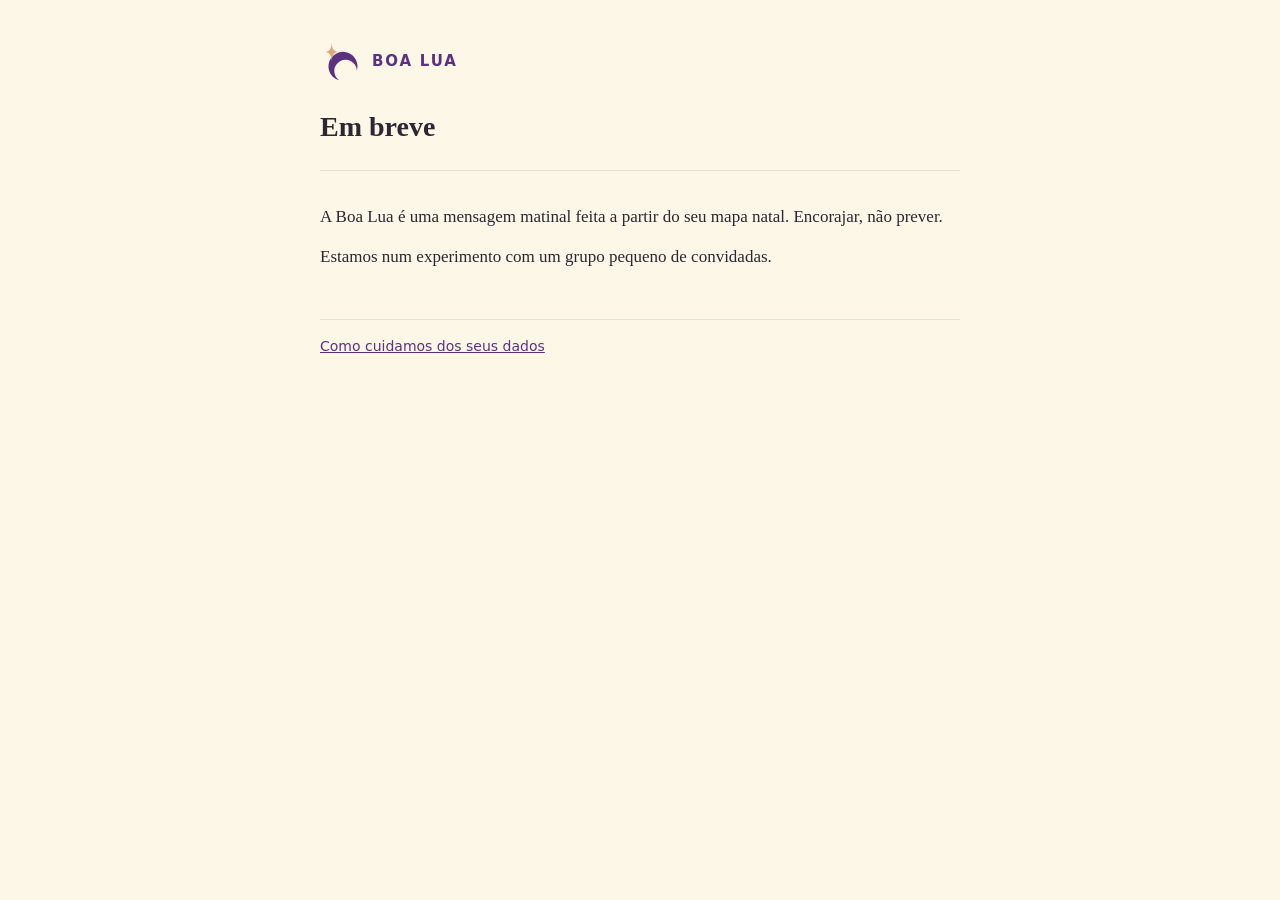
<file: index.html>
<!doctype html>
<html lang="pt-BR">
<head>
<meta charset="utf-8">
<meta name="viewport" content="width=device-width, initial-scale=1">
<title>Boa Lua</title>
<link rel="icon" href="/boa-lua-icone.svg" type="image/svg+xml">
<link rel="stylesheet" href="/estilo.css">
</head>
<body>
<main>
<header>
<a class="marca" href="/"><img src="/boa-lua-reduzido.svg" alt="" width="42" height="42"> Boa Lua</a>
<h1>Em breve</h1>
</header>
<p>A Boa Lua é uma mensagem matinal feita a partir do seu mapa natal. Encorajar, não prever.</p>
<p>Estamos num experimento com um grupo pequeno de convidadas.</p>
<footer><a href="/privacidade/">Como cuidamos dos seus dados</a></footer>
</main>
</body>
</html>
</file>
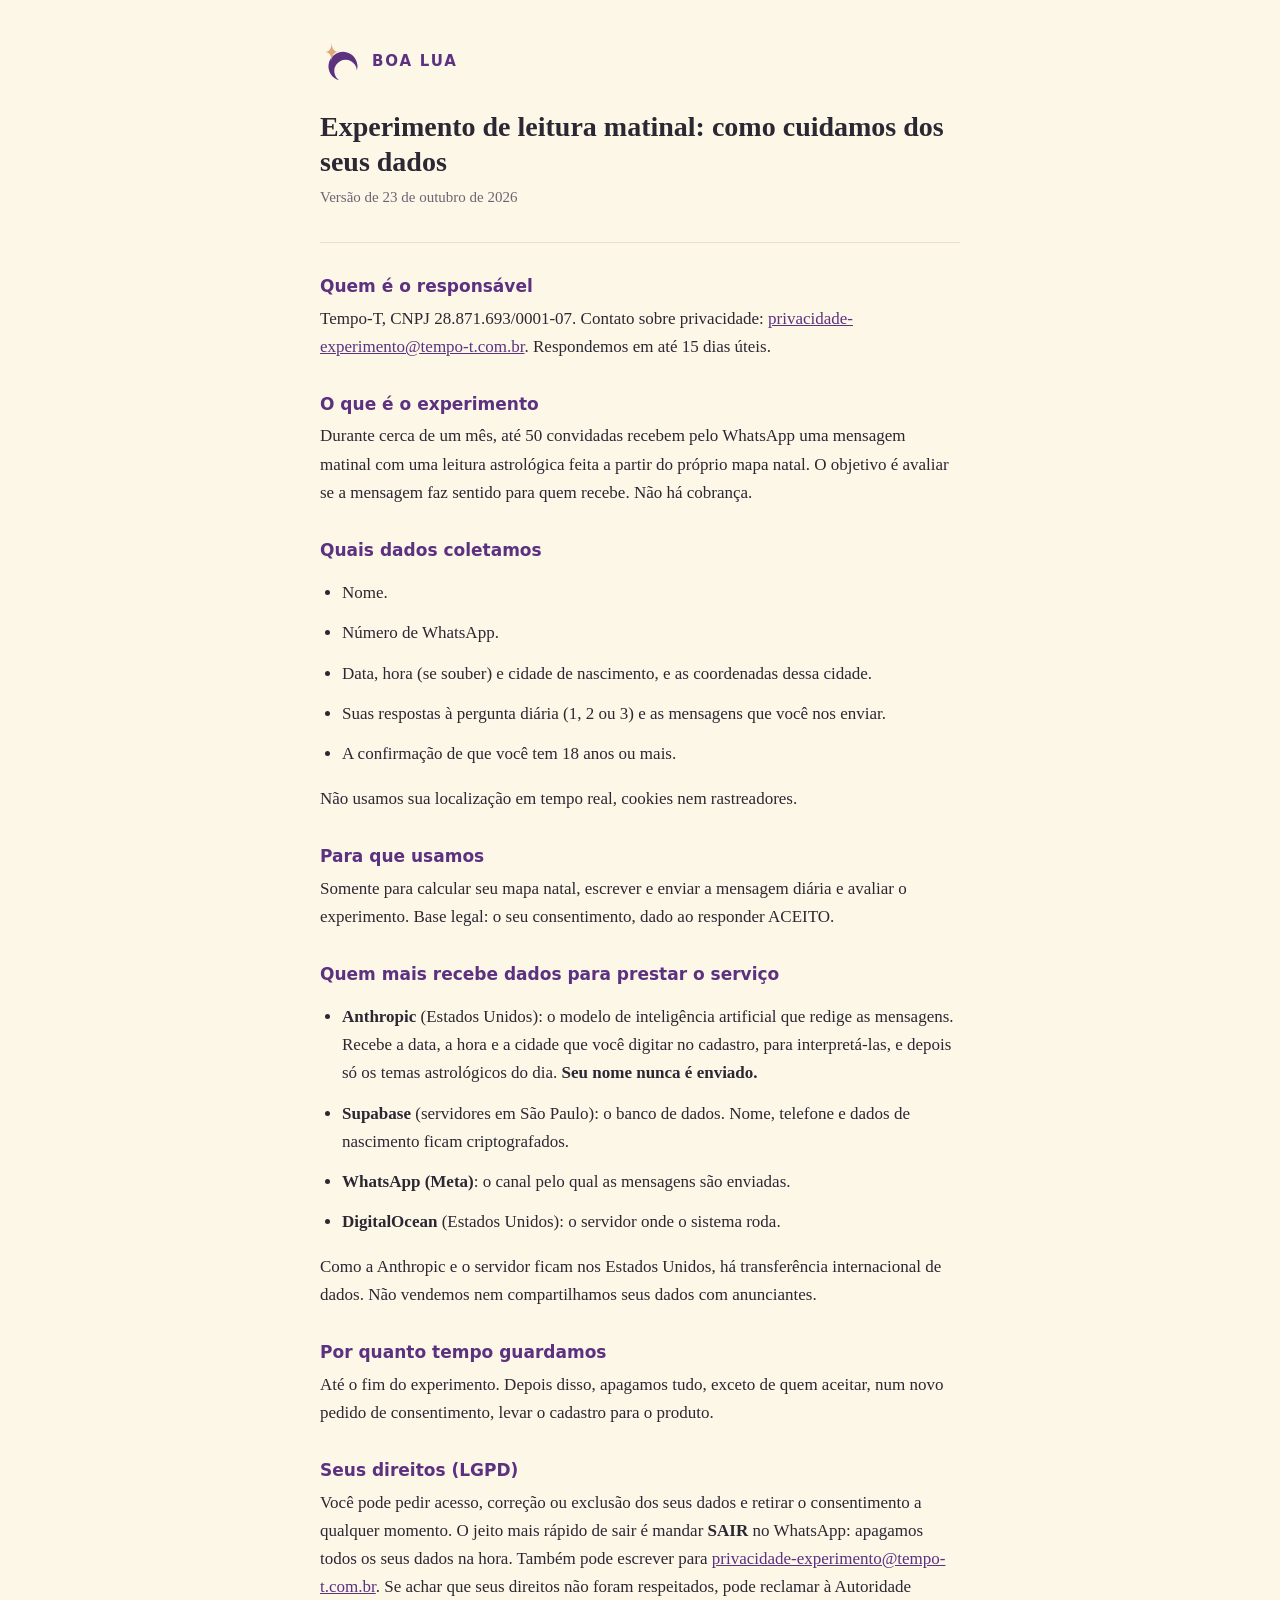
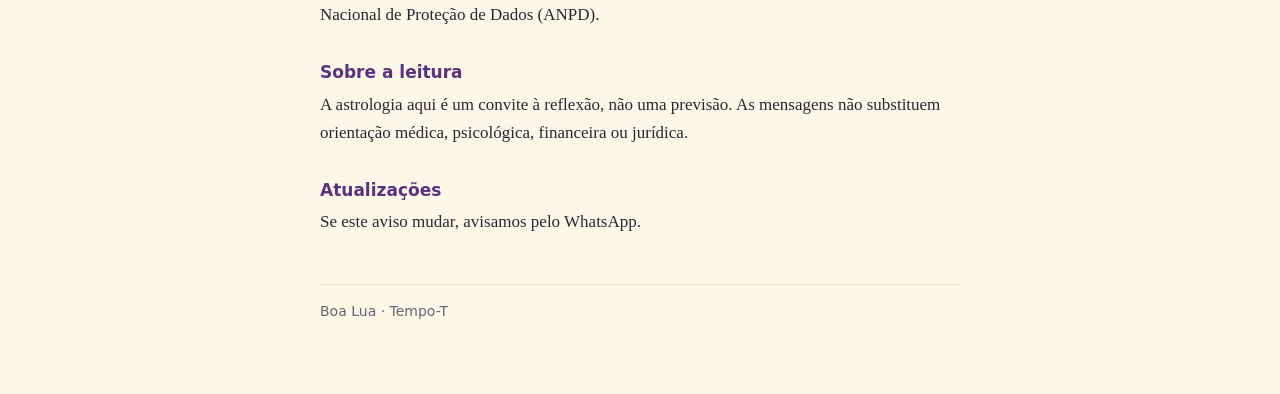
<file: privacidade/index.html>
<!doctype html>
<html lang="pt-BR">
<head>
<meta charset="utf-8">
<meta name="viewport" content="width=device-width, initial-scale=1">
<title>Privacidade — Boa Lua</title>
<link rel="icon" href="/boa-lua-icone.svg" type="image/svg+xml">
<link rel="stylesheet" href="/estilo.css">
</head>
<body>
<main>
<header>
<a class="marca" href="/"><img src="/boa-lua-reduzido.svg" alt="" width="42" height="42"> Boa Lua</a>
<h1>Experimento de leitura matinal: como cuidamos dos seus dados</h1>
<p class="nota">Versão de 23 de outubro de 2026</p>
</header>

<h2>Quem é o responsável</h2>
<p>Tempo-T, CNPJ 28.871.693/0001-07. Contato sobre privacidade: <a href="mailto:privacidade-experimento@tempo-t.com.br">privacidade-experimento@tempo-t.com.br</a>. Respondemos em até 15 dias úteis.</p>

<h2>O que é o experimento</h2>
<p>Durante cerca de um mês, até 50 convidadas recebem pelo WhatsApp uma mensagem matinal com uma leitura astrológica feita a partir do próprio mapa natal. O objetivo é avaliar se a mensagem faz sentido para quem recebe. Não há cobrança.</p>

<h2>Quais dados coletamos</h2>
<ul>
<li>Nome.</li>
<li>Número de WhatsApp.</li>
<li>Data, hora (se souber) e cidade de nascimento, e as coordenadas dessa cidade.</li>
<li>Suas respostas à pergunta diária (1, 2 ou 3) e as mensagens que você nos enviar.</li>
<li>A confirmação de que você tem 18 anos ou mais.</li>
</ul>
<p>Não usamos sua localização em tempo real, cookies nem rastreadores.</p>

<h2>Para que usamos</h2>
<p>Somente para calcular seu mapa natal, escrever e enviar a mensagem diária e avaliar o experimento. Base legal: o seu consentimento, dado ao responder ACEITO.</p>

<h2>Quem mais recebe dados para prestar o serviço</h2>
<ul>
<li><strong>Anthropic</strong> (Estados Unidos): o modelo de inteligência artificial que redige as mensagens. Recebe a data, a hora e a cidade que você digitar no cadastro, para interpretá-las, e depois só os temas astrológicos do dia. <strong>Seu nome nunca é enviado.</strong></li>
<li><strong>Supabase</strong> (servidores em São Paulo): o banco de dados. Nome, telefone e dados de nascimento ficam criptografados.</li>
<li><strong>WhatsApp (Meta)</strong>: o canal pelo qual as mensagens são enviadas.</li>
<li><strong>DigitalOcean</strong> (Estados Unidos): o servidor onde o sistema roda.</li>
</ul>
<p>Como a Anthropic e o servidor ficam nos Estados Unidos, há transferência internacional de dados. Não vendemos nem compartilhamos seus dados com anunciantes.</p>

<h2>Por quanto tempo guardamos</h2>
<p>Até o fim do experimento. Depois disso, apagamos tudo, exceto de quem aceitar, num novo pedido de consentimento, levar o cadastro para o produto.</p>

<h2>Seus direitos (LGPD)</h2>
<p>Você pode pedir acesso, correção ou exclusão dos seus dados e retirar o consentimento a qualquer momento. O jeito mais rápido de sair é mandar <strong>SAIR</strong> no WhatsApp: apagamos todos os seus dados na hora. Também pode escrever para <a href="mailto:privacidade-experimento@tempo-t.com.br">privacidade-experimento@tempo-t.com.br</a>. Se achar que seus direitos não foram respeitados, pode reclamar à Autoridade Nacional de Proteção de Dados (ANPD).</p>

<h2>Sobre a leitura</h2>
<p>A astrologia aqui é um convite à reflexão, não uma previsão. As mensagens não substituem orientação médica, psicológica, financeira ou jurídica.</p>

<h2>Atualizações</h2>
<p>Se este aviso mudar, avisamos pelo WhatsApp.</p>

<footer>Boa Lua · Tempo-T</footer>
</main>
</body>
</html>
</file>
<file: estilo.css>
:root{--fundo:#FDF7E8;--texto:#2b2733;--suave:#6b6475;--destaque:#5C3180;--dourado:#B9824F;--linha:#eadfca}
*{box-sizing:border-box}
body{margin:0;background:var(--fundo);color:var(--texto);font:17px/1.65 Georgia,"Times New Roman",serif}
main{max-width:680px;margin:0 auto;padding:40px 20px 72px}
header{margin-bottom:32px;border-bottom:1px solid var(--linha);padding-bottom:20px}
.marca{display:inline-flex;align-items:center;gap:10px;font:600 15px/1 system-ui,sans-serif;letter-spacing:.12em;text-transform:uppercase;color:var(--destaque);text-decoration:none}
.marca img{display:block}
h1{font-size:28px;line-height:1.25;margin:18px 0 6px}
h2{font:600 17px/1.4 system-ui,sans-serif;margin:32px 0 6px;color:var(--destaque)}
p,li{margin:0 0 12px}
ul{padding-left:22px}
.nota{color:var(--suave);font-size:15px}
a{color:var(--destaque)}
footer{margin-top:48px;border-top:1px solid var(--linha);padding-top:16px;color:var(--suave);font:14px/1.5 system-ui,sans-serif}
</file>
